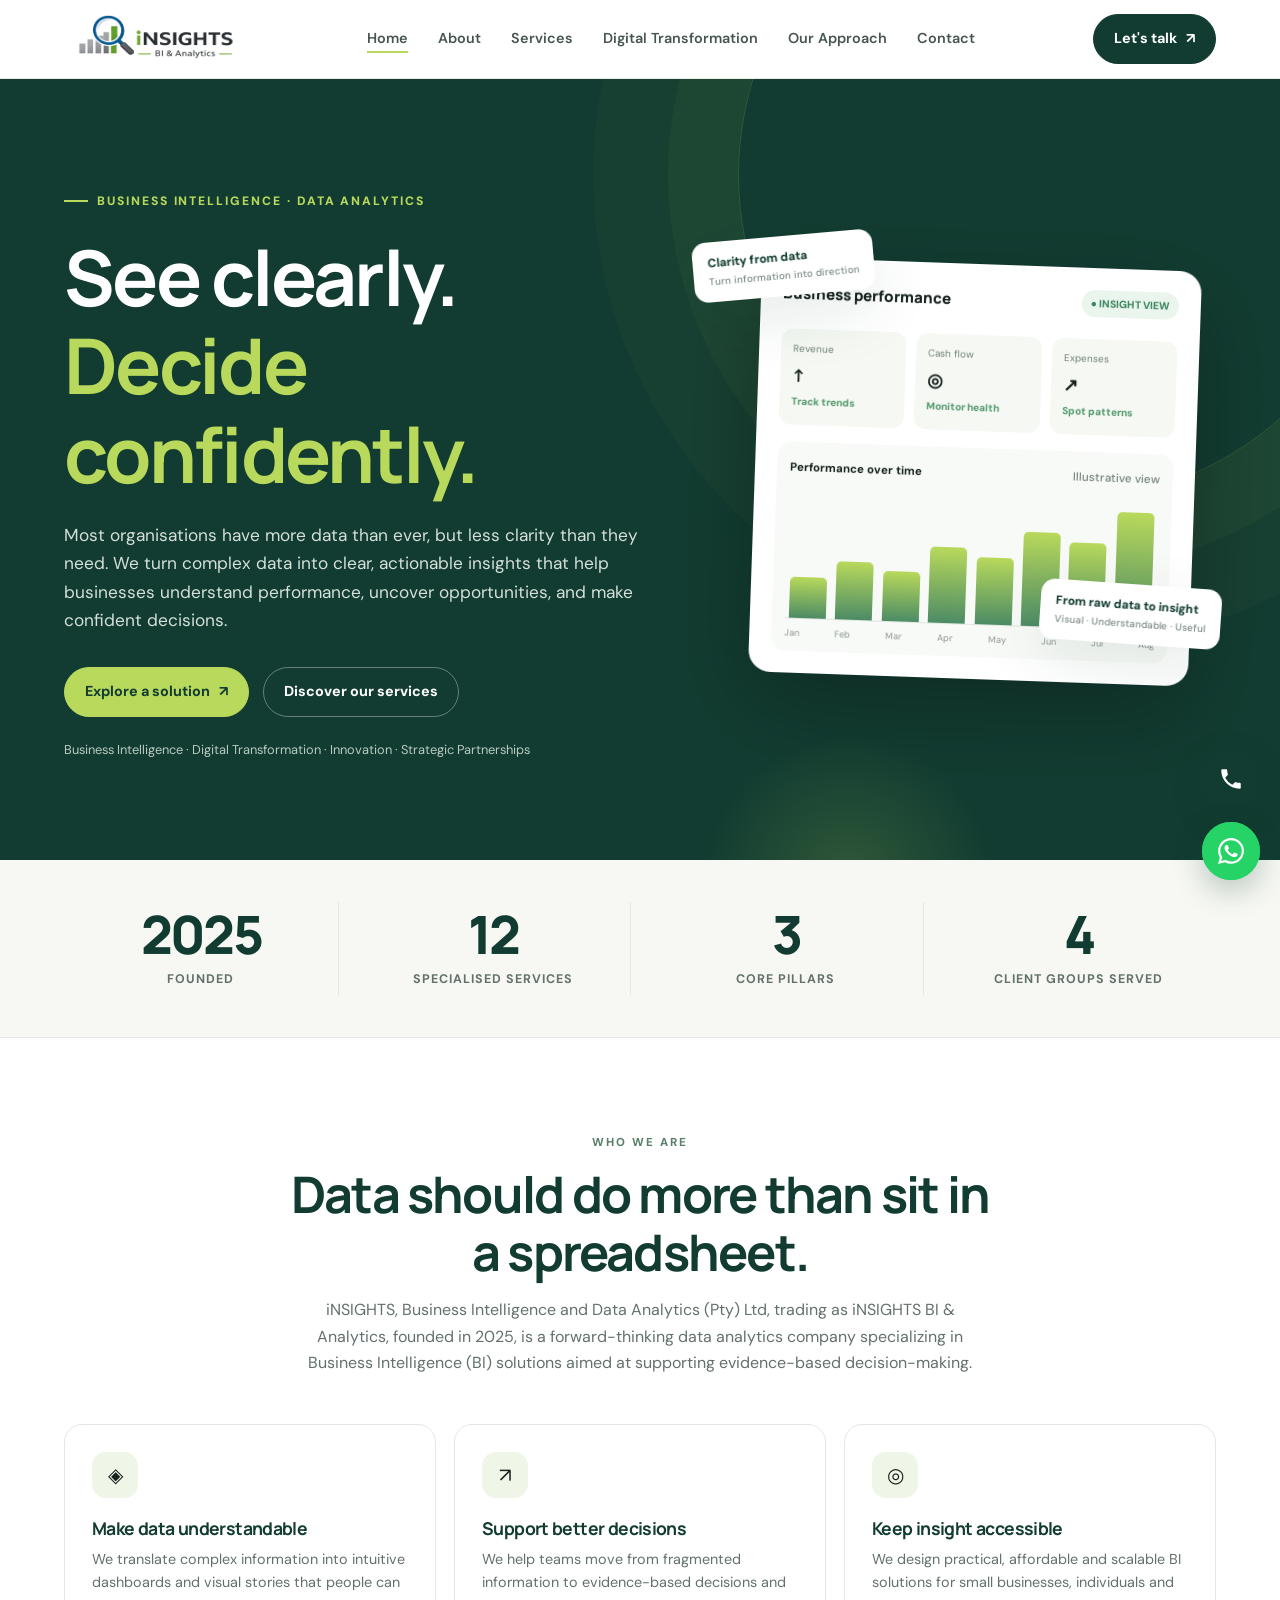
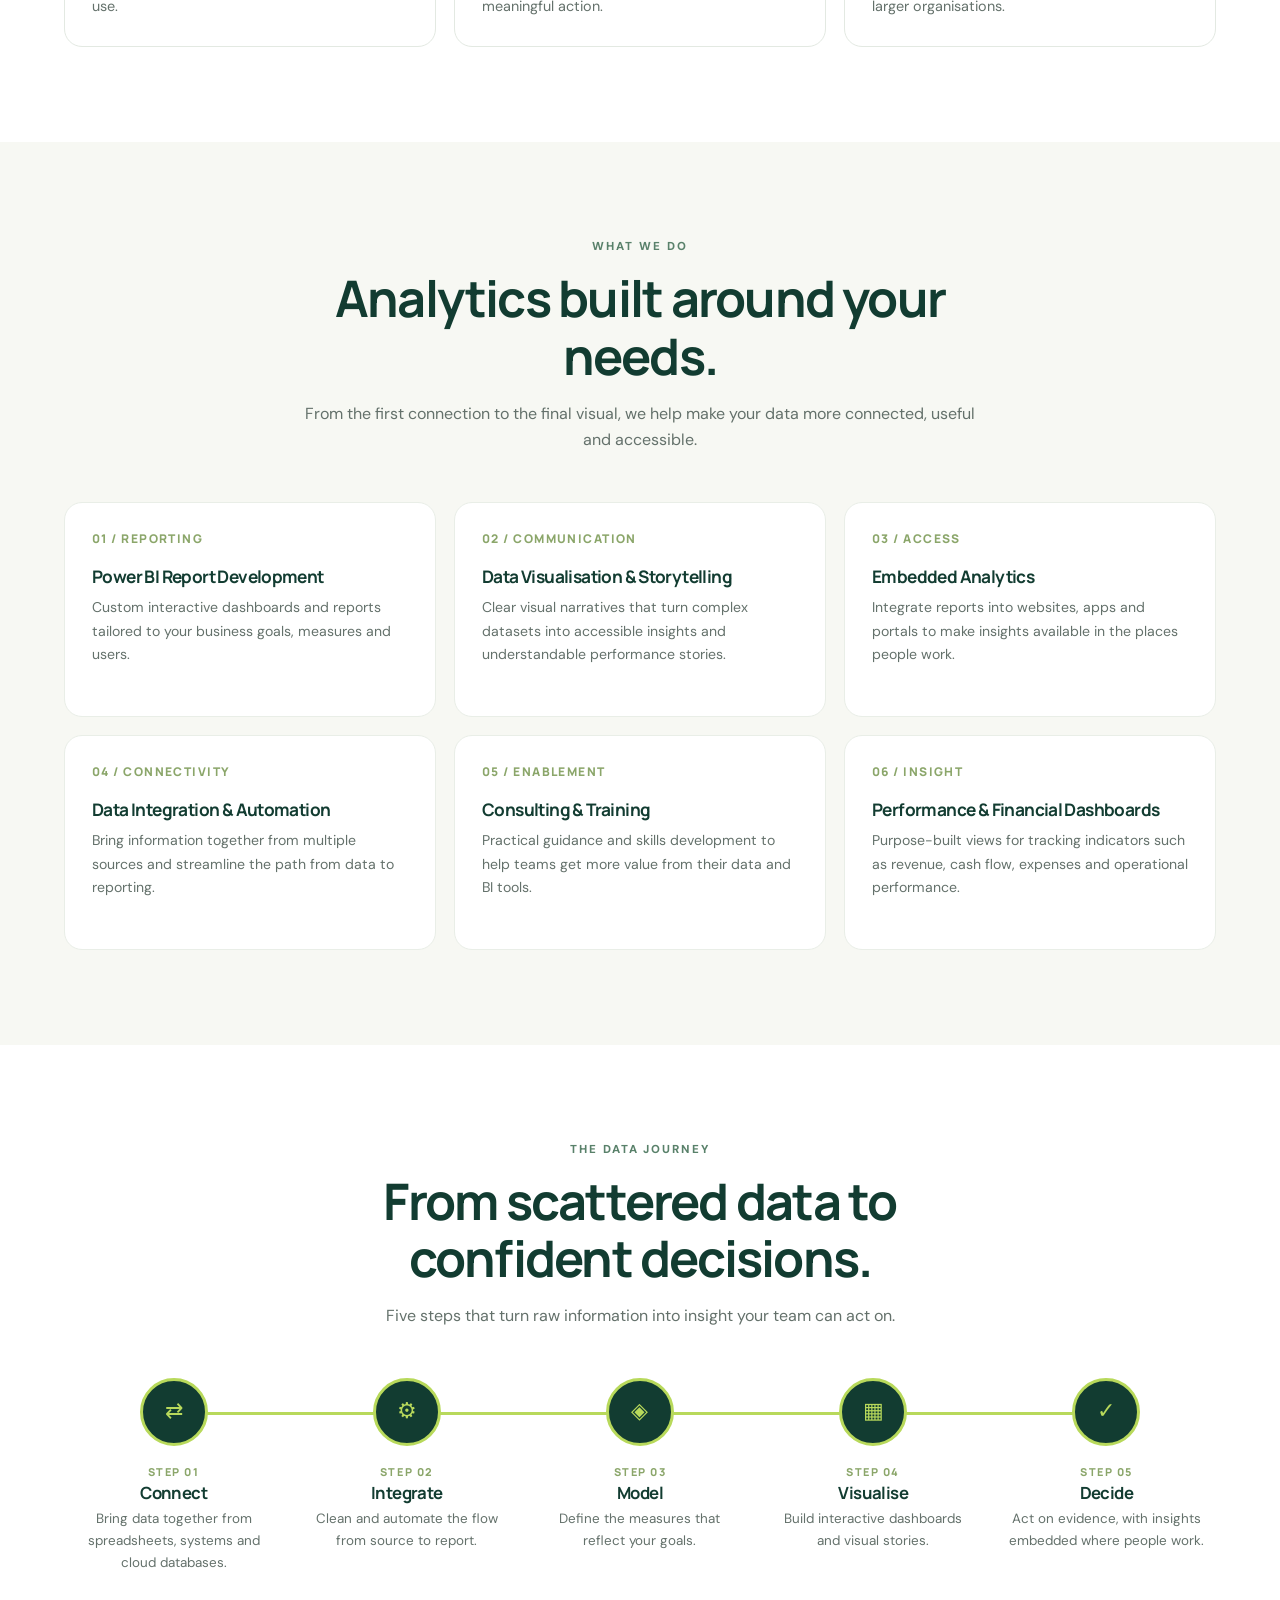
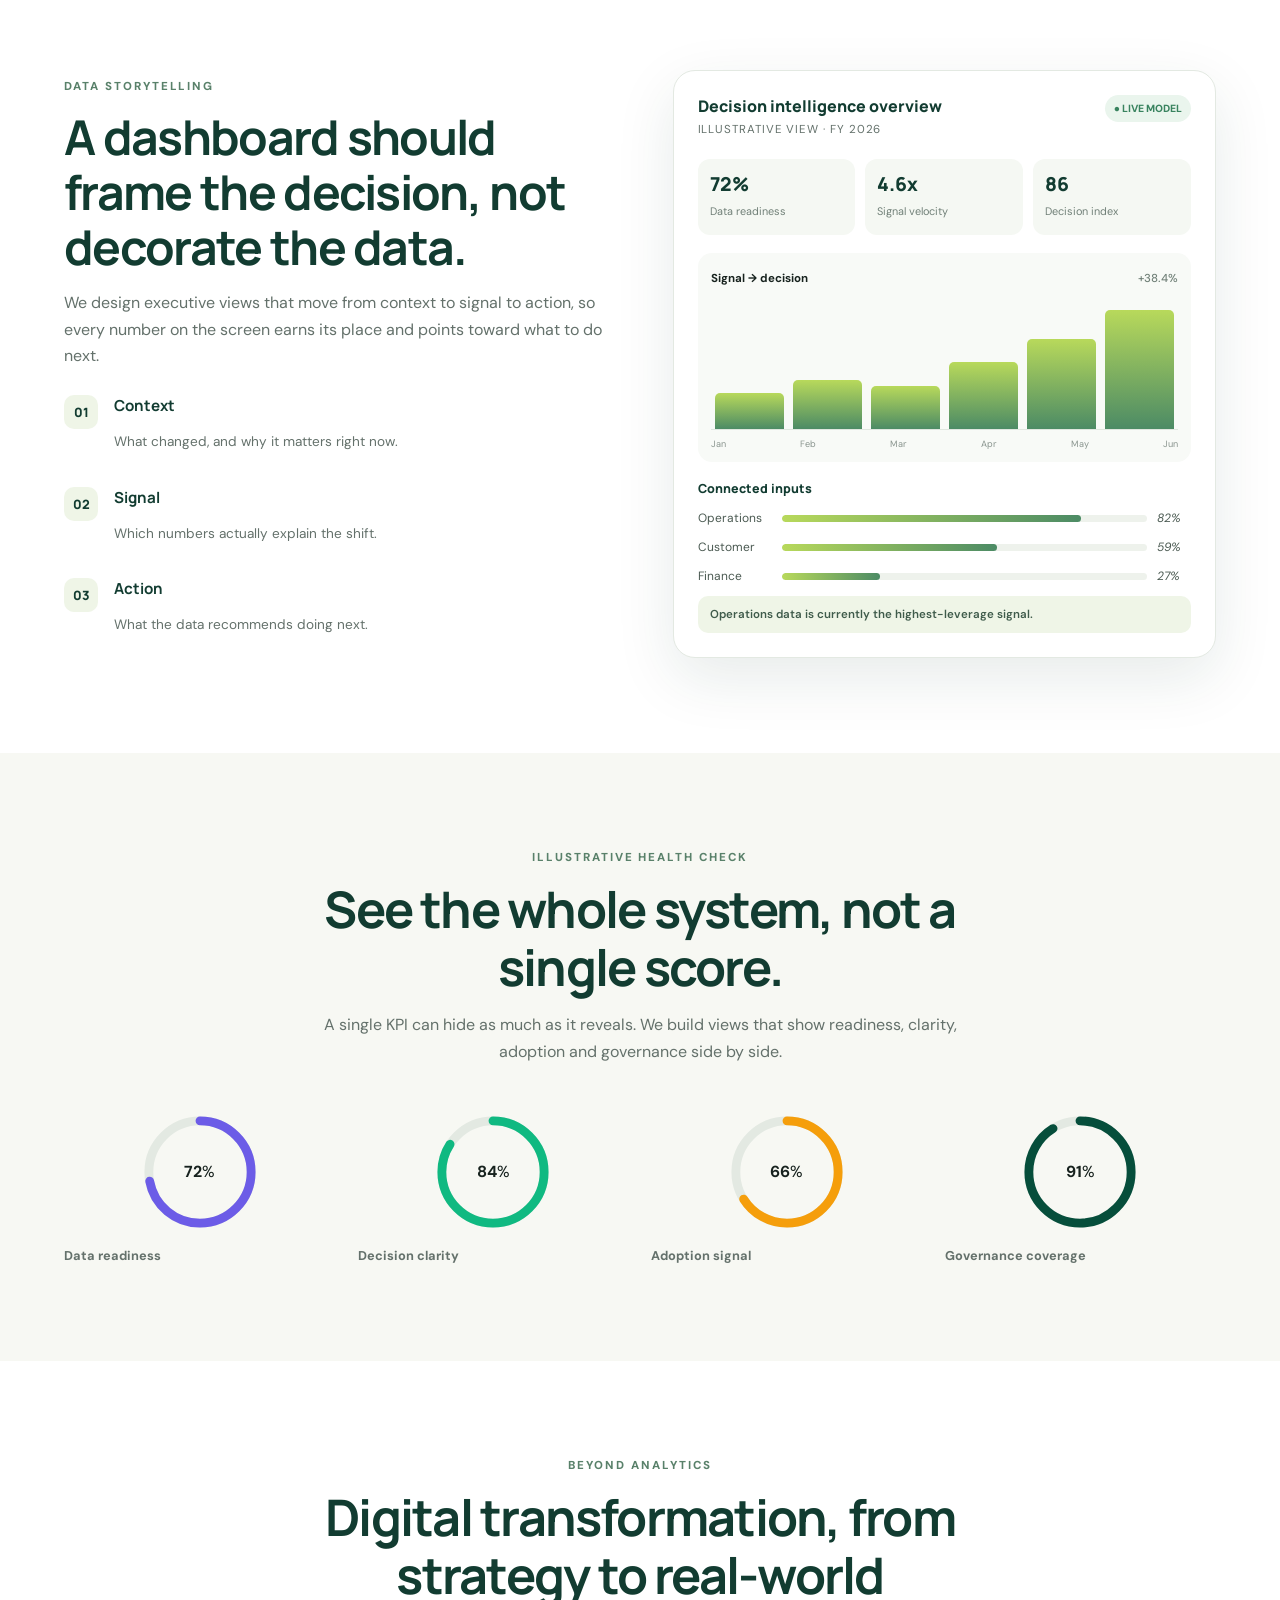
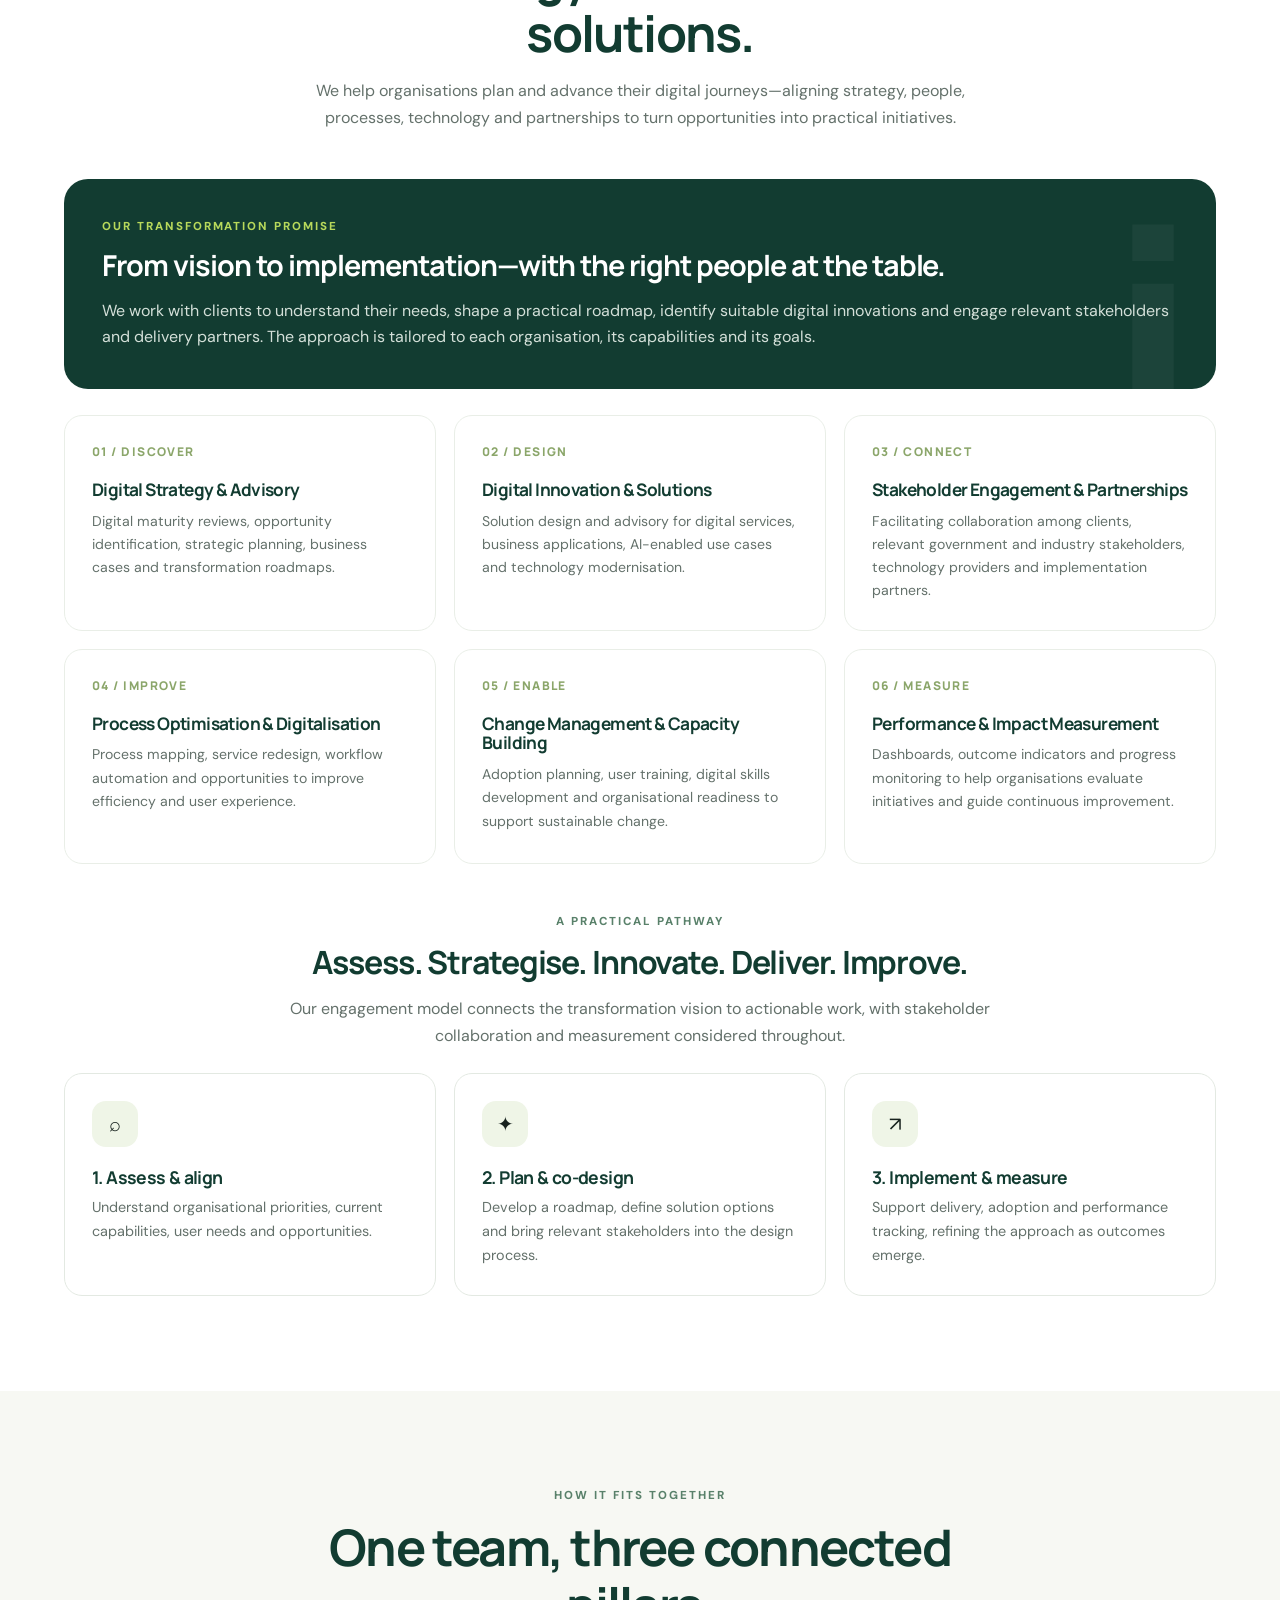
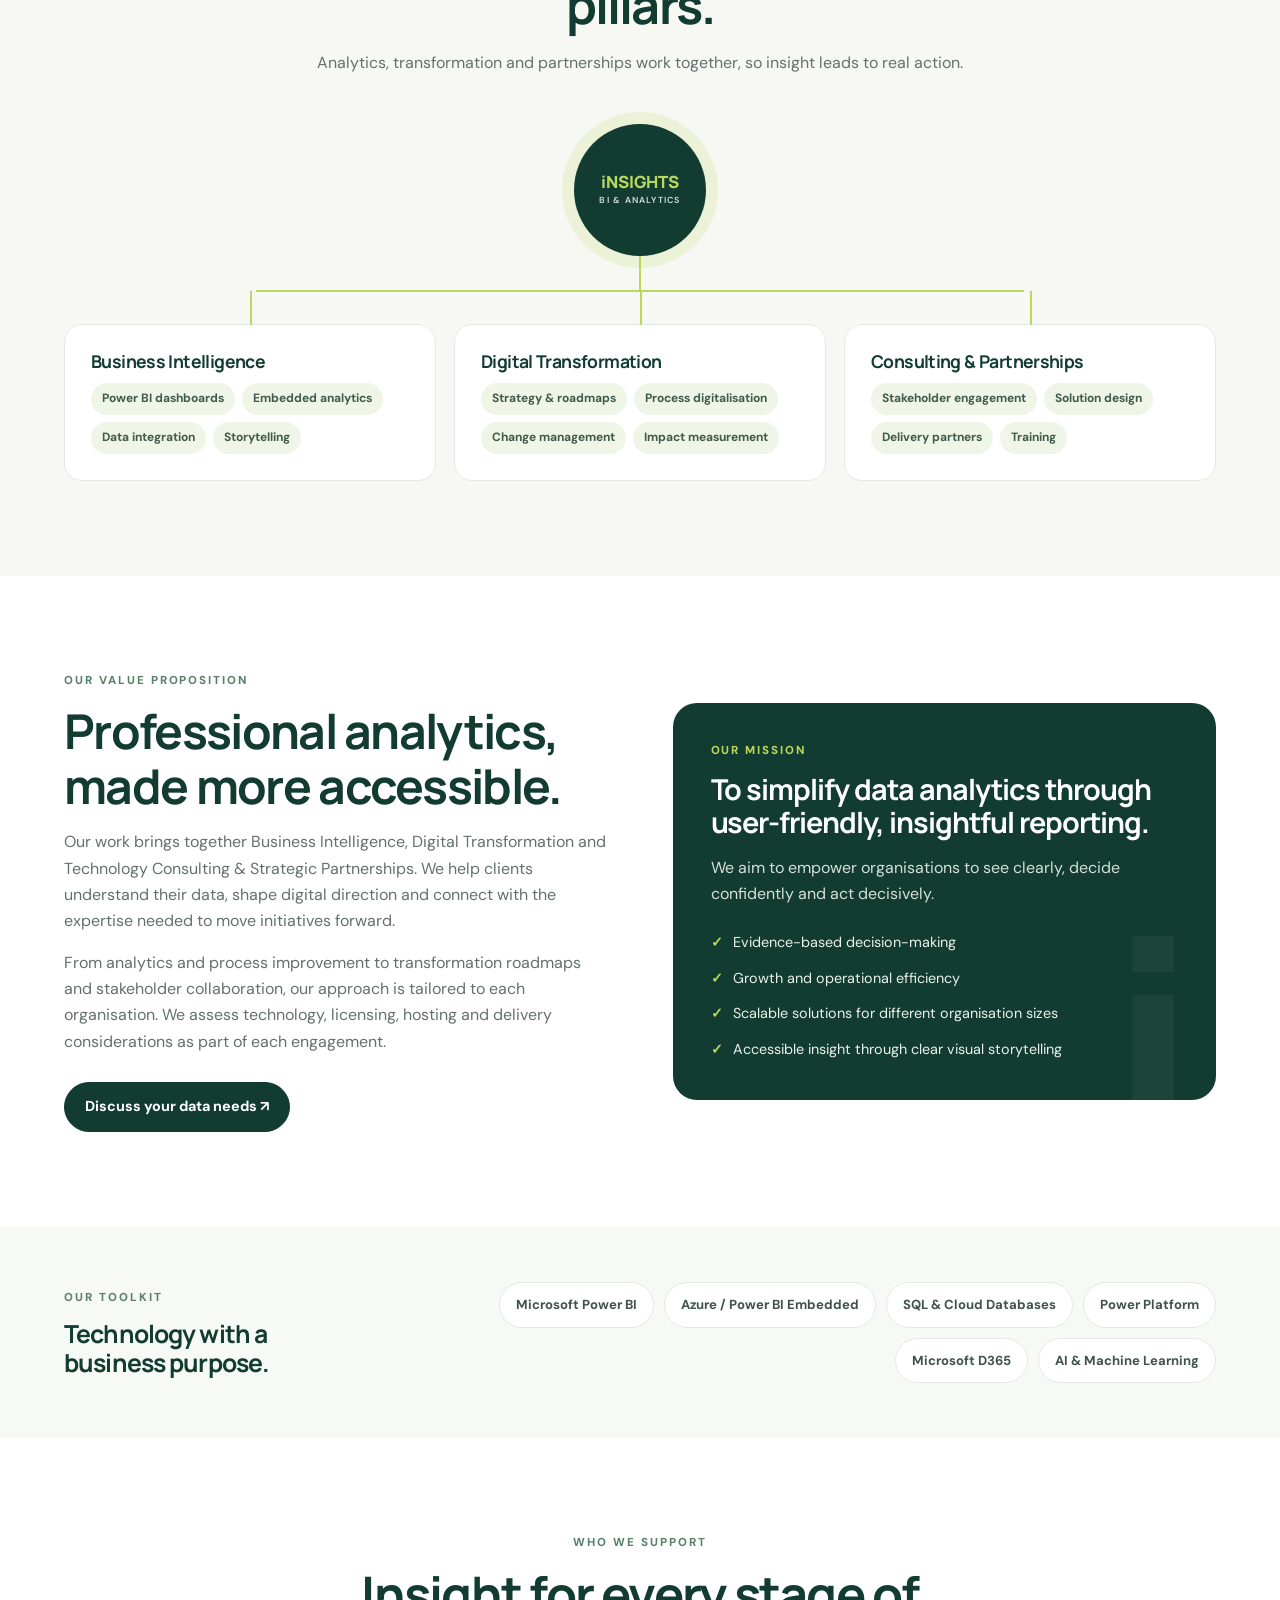
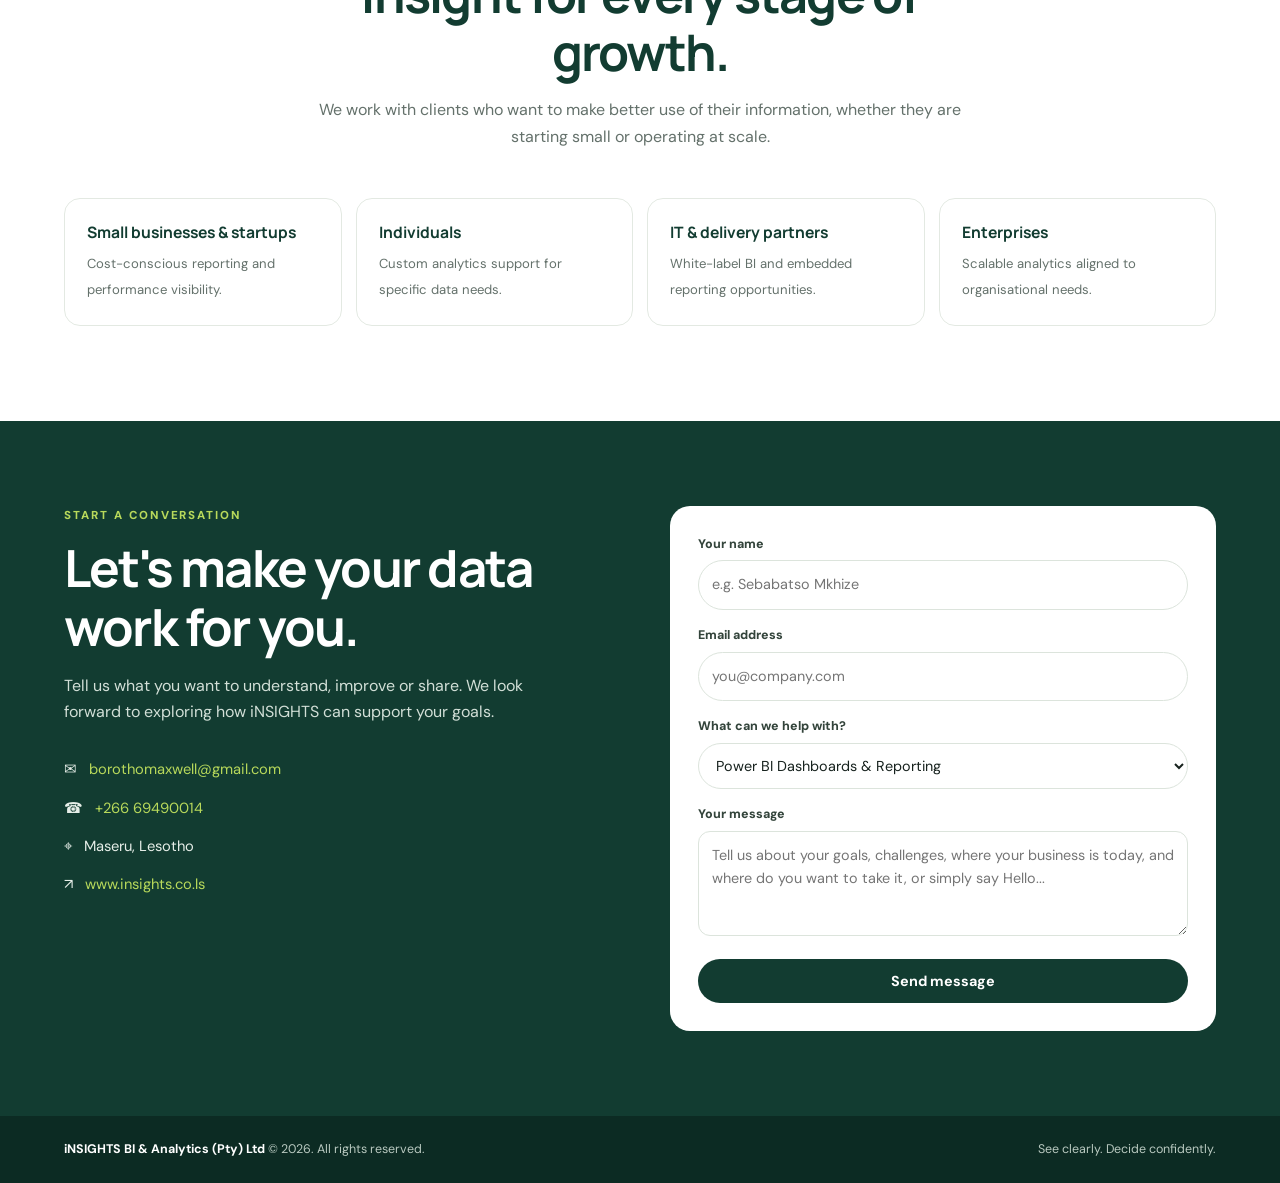
<file: index.html>
<!DOCTYPE html>
<html lang="en">
<head>
<meta charset="UTF-8">
<meta name="viewport" content="width=device-width, initial-scale=1.0">
<meta name="description" content="iNSIGHTS BI & Analytics supports better decisions and digital transformation through business intelligence, analytics, innovation and strategic partnerships.">
<meta name="theme-color" content="#123c31">
<title>iNSIGHTS | BI, Analytics & Digital Transformation</title>
<script>document.documentElement.classList.add('js')</script>
<link rel="preconnect" href="https://fonts.googleapis.com">
<link rel="preconnect" href="https://fonts.gstatic.com" crossorigin>
<link href="https://fonts.googleapis.com/css2?family=DM+Sans:wght@400;500;600;700&family=Manrope:wght@400;500;600;700;800&display=swap" rel="stylesheet">
<link rel="stylesheet" href="css/styles.css">
</head>
<body>
<header>
  <div class="container nav">
    <a class="brand" href="#home" aria-label="iNSIGHTS home">
      <img src="images/Logo_Cropped-removebg-preview.png" alt="iNSIGHTS BI &amp; Analytics Logo">
    </a>
    <button class="menu" id="menu" aria-label="Open navigation" aria-expanded="false">☰</button>
    <ul class="navlinks" id="navlinks">
      <li><a href="#home">Home</a></li><li><a href="#about">About</a></li><li><a href="#services">Services</a></li><li><a href="#digital">Digital Transformation</a></li><li><a href="#approach">Our Approach</a></li><li><a href="#contact">Contact</a></li>
    </ul>
    <a class="nav-cta" href="#contact">Let's talk <span>↗</span></a>
  </div>
</header>

<main>
<section class="hero" id="home">
 <div class="container hero-grid">
  <div>
   <div class="eyebrow">Business Intelligence · Data Analytics</div>
   <h1>See clearly.<br><em>Decide confidently.</em></h1>
   <p class="hero-copy">Most organisations have more data than ever, but less clarity than they need. We turn complex data into clear, actionable insights that help businesses understand performance, uncover opportunities, and make confident decisions.</p>
   <div class="hero-actions"><a class="btn btn-lime" href="#contact">Explore a solution <span>↗</span></a><a class="btn btn-outline" href="#services">Discover our services</a></div>
   <p class="hero-note">Business Intelligence · Digital Transformation · Innovation · Strategic Partnerships</p>
  </div>
  <div class="visual" aria-label="Illustration of an interactive analytics dashboard">
   <div class="float-tag tag-one">Clarity from data<span>Turn information into direction</span></div>
   <div class="dashboard">
    <div class="dash-top"><div class="dash-title">Business performance</div><div class="live">● INSIGHT VIEW</div></div>
    <div class="metric-row"><div class="metric"><span>Revenue</span><strong>↑</strong><i>Track trends</i></div><div class="metric"><span>Cash flow</span><strong>◎</strong><i>Monitor health</i></div><div class="metric"><span>Expenses</span><strong>↗</strong><i>Spot patterns</i></div></div>
    <div class="chart"><div class="chart-head"><span>Performance over time</span><span>Illustrative view</span></div><div class="bars"><div class="bar" style="height:32%"></div><div class="bar" style="height:45%"></div><div class="bar" style="height:39%"></div><div class="bar" style="height:59%"></div><div class="bar" style="height:52%"></div><div class="bar" style="height:73%"></div><div class="bar" style="height:66%"></div><div class="bar" style="height:91%"></div></div><div class="months"><span>Jan</span><span>Feb</span><span>Mar</span><span>Apr</span><span>May</span><span>Jun</span><span>Jul</span><span>Aug</span></div></div>
   </div>
   <div class="float-tag tag-two">From raw data to insight<span>Visual · Understandable · Useful</span></div>
  </div>
 </div>
</section>

<section class="stats"><div class="container stat-grid">
 <div class="stat reveal"><strong data-count="2025" data-from="2000">2025</strong><span>Founded</span></div>
 <div class="stat reveal"><strong data-count="12">12</strong><span>Specialised services</span></div>
 <div class="stat reveal"><strong data-count="3">3</strong><span>Core pillars</span></div>
 <div class="stat reveal"><strong data-count="4">4</strong><span>Client groups served</span></div>
</div></section>

<section class="section" id="about">
 <div class="container">
  <div class="section-head"><div class="kicker">Who we are</div><h2>Data should do more than sit in a spreadsheet.</h2><p>iNSIGHTS, Business Intelligence and Data Analytics (Pty) Ltd, trading as iNSIGHTS BI &amp; Analytics, founded in 2025, is a forward-thinking data analytics company specializing in Business Intelligence (BI) solutions aimed at supporting evidence-based decision-making.</p></div>
  <div class="pillars">
   <article class="pillar"><div class="pillar-icon">◈</div><h3>Make data understandable</h3><p>We translate complex information into intuitive dashboards and visual stories that people can use.</p></article>
   <article class="pillar"><div class="pillar-icon">↗</div><h3>Support better decisions</h3><p>We help teams move from fragmented information to evidence-based decisions and meaningful action.</p></article>
   <article class="pillar"><div class="pillar-icon">◎</div><h3>Keep insight accessible</h3><p>We design practical, affordable and scalable BI solutions for small businesses, individuals and larger organisations.</p></article>
  </div>
 </div>
</section>

<section class="section services" id="services">
 <div class="container">
  <div class="section-head"><div class="kicker">What we do</div><h2>Analytics built around your needs.</h2><p>From the first connection to the final visual, we help make your data more connected, useful and accessible.</p></div>
  <div class="service-grid">
   <article class="service"><div class="service-number">01 / REPORTING</div><h3>Power BI Report Development</h3><p>Custom interactive dashboards and reports tailored to your business goals, measures and users.</p></article>
   <article class="service"><div class="service-number">02 / COMMUNICATION</div><h3>Data Visualisation &amp; Storytelling</h3><p>Clear visual narratives that turn complex datasets into accessible insights and understandable performance stories.</p></article>
   <article class="service"><div class="service-number">03 / ACCESS</div><h3>Embedded Analytics</h3><p>Integrate reports into websites, apps and portals to make insights available in the places people work.</p></article>
   <article class="service"><div class="service-number">04 / CONNECTIVITY</div><h3>Data Integration &amp; Automation</h3><p>Bring information together from multiple sources and streamline the path from data to reporting.</p></article>
   <article class="service"><div class="service-number">05 / ENABLEMENT</div><h3>Consulting &amp; Training</h3><p>Practical guidance and skills development to help teams get more value from their data and BI tools.</p></article>
   <article class="service"><div class="service-number">06 / INSIGHT</div><h3>Performance &amp; Financial Dashboards</h3><p>Purpose-built views for tracking indicators such as revenue, cash flow, expenses and operational performance.</p></article>
  </div>
 </div>
</section>

<section class="section" style="padding-bottom:0">
 <div class="container">
  <div class="section-head"><div class="kicker">The data journey</div><h2>From scattered data to confident decisions.</h2><p>Five steps that turn raw information into insight your team can act on.</p></div>
  <div class="journey">
   <div class="j-step"><div class="j-dot">⇄</div><small>STEP 01</small><h3>Connect</h3><p>Bring data together from spreadsheets, systems and cloud databases.</p></div>
   <div class="j-step"><div class="j-dot">⚙</div><small>STEP 02</small><h3>Integrate</h3><p>Clean and automate the flow from source to report.</p></div>
   <div class="j-step"><div class="j-dot">◈</div><small>STEP 03</small><h3>Model</h3><p>Define the measures that reflect your goals.</p></div>
   <div class="j-step"><div class="j-dot">▦</div><small>STEP 04</small><h3>Visualise</h3><p>Build interactive dashboards and visual stories.</p></div>
   <div class="j-step"><div class="j-dot">✓</div><small>STEP 05</small><h3>Decide</h3><p>Act on evidence, with insights embedded where people work.</p></div>
  </div>
 </div>
</section>

<section class="section">
 <div class="container split">
  <div class="copy">
   <div class="kicker">Data storytelling</div>
   <h2>A dashboard should frame the decision, not decorate the data.</h2>
   <p>We design executive views that move from context to signal to action, so every number on the screen earns its place and points toward what to do next.</p>
   <ul class="framework">
    <li><span>01</span><div><strong>Context</strong><p>What changed, and why it matters right now.</p></div></li>
    <li><span>02</span><div><strong>Signal</strong><p>Which numbers actually explain the shift.</p></div></li>
    <li><span>03</span><div><strong>Action</strong><p>What the data recommends doing next.</p></div></li>
   </ul>
  </div>
  <div class="insight-card reveal">
   <div class="insight-top">
    <div><div class="insight-title">Decision intelligence overview</div><div class="insight-sub">Illustrative view · FY 2026</div></div>
    <div class="live">● LIVE MODEL</div>
   </div>
   <div class="insight-metrics">
    <div><strong>72%</strong><span>Data readiness</span></div>
    <div><strong>4.6x</strong><span>Signal velocity</span></div>
    <div><strong>86</strong><span>Decision index</span></div>
   </div>
   <div class="insight-chart">
    <div class="chart-head"><span>Signal → decision</span><span>+38.4%</span></div>
    <div class="bars"><div class="bar" style="height:28%"></div><div class="bar" style="height:38%"></div><div class="bar" style="height:33%"></div><div class="bar" style="height:52%"></div><div class="bar" style="height:70%"></div><div class="bar" style="height:92%"></div></div>
    <div class="months"><span>Jan</span><span>Feb</span><span>Mar</span><span>Apr</span><span>May</span><span>Jun</span></div>
   </div>
   <div class="insight-inputs-head">Connected inputs</div>
   <div class="input-row"><span>Operations</span><div class="input-bar"><i style="--v:82%"></i></div><em>82%</em></div>
   <div class="input-row"><span>Customer</span><div class="input-bar"><i style="--v:59%"></i></div><em>59%</em></div>
   <div class="input-row"><span>Finance</span><div class="input-bar"><i style="--v:27%"></i></div><em>27%</em></div>
   <div class="insight-tip">Operations data is currently the highest-leverage signal.</div>
  </div>
 </div>
</section>

<section class="section services">
 <div class="container">
  <div class="section-head"><div class="kicker">Illustrative health check</div><h2>See the whole system, not a single score.</h2><p>A single KPI can hide as much as it reveals. We build views that show readiness, clarity, adoption and governance side by side.</p></div>
  <div class="ring-grid">
   <div class="ring-item reveal"><div class="ring" data-pct="72"><svg viewBox="0 0 120 120"><circle class="ring-track" cx="60" cy="60" r="52"></circle><circle class="ring-fill" cx="60" cy="60" r="52"></circle></svg><div class="ring-label"><strong data-count="72">0</strong>%</div></div><span class="ring-caption">Data readiness</span></div>
   <div class="ring-item reveal"><div class="ring" data-pct="84"><svg viewBox="0 0 120 120"><circle class="ring-track" cx="60" cy="60" r="52"></circle><circle class="ring-fill" cx="60" cy="60" r="52"></circle></svg><div class="ring-label"><strong data-count="84">0</strong>%</div></div><span class="ring-caption">Decision clarity</span></div>
   <div class="ring-item reveal"><div class="ring" data-pct="66"><svg viewBox="0 0 120 120"><circle class="ring-track" cx="60" cy="60" r="52"></circle><circle class="ring-fill" cx="60" cy="60" r="52"></circle></svg><div class="ring-label"><strong data-count="66">0</strong>%</div></div><span class="ring-caption">Adoption signal</span></div>
   <div class="ring-item reveal"><div class="ring" data-pct="91"><svg viewBox="0 0 120 120"><circle class="ring-track" cx="60" cy="60" r="52"></circle><circle class="ring-fill" cx="60" cy="60" r="52"></circle></svg><div class="ring-label"><strong data-count="91">0</strong>%</div></div><span class="ring-caption">Governance coverage</span></div>
  </div>
 </div>
</section>

<section class="section" id="digital">
 <div class="container">
  <div class="section-head"><div class="kicker">Beyond analytics</div><h2>Digital transformation, from strategy to real-world solutions.</h2><p>We help organisations plan and advance their digital journeys—aligning strategy, people, processes, technology and partnerships to turn opportunities into practical initiatives.</p></div>
  <div class="story-card" style="margin-bottom:26px">
   <div class="kicker">Our transformation promise</div>
   <h3>From vision to implementation—with the right people at the table.</h3>
   <p>We work with clients to understand their needs, shape a practical roadmap, identify suitable digital innovations and engage relevant stakeholders and delivery partners. The approach is tailored to each organisation, its capabilities and its goals.</p>
  </div>
  <div class="service-grid">
   <article class="service"><div class="service-number">01 / DISCOVER</div><h3>Digital Strategy &amp; Advisory</h3><p>Digital maturity reviews, opportunity identification, strategic planning, business cases and transformation roadmaps.</p></article>
   <article class="service"><div class="service-number">02 / DESIGN</div><h3>Digital Innovation &amp; Solutions</h3><p>Solution design and advisory for digital services, business applications, AI-enabled use cases and technology modernisation.</p></article>
   <article class="service"><div class="service-number">03 / CONNECT</div><h3>Stakeholder Engagement &amp; Partnerships</h3><p>Facilitating collaboration among clients, relevant government and industry stakeholders, technology providers and implementation partners.</p></article>
   <article class="service"><div class="service-number">04 / IMPROVE</div><h3>Process Optimisation &amp; Digitalisation</h3><p>Process mapping, service redesign, workflow automation and opportunities to improve efficiency and user experience.</p></article>
   <article class="service"><div class="service-number">05 / ENABLE</div><h3>Change Management &amp; Capacity Building</h3><p>Adoption planning, user training, digital skills development and organisational readiness to support sustainable change.</p></article>
   <article class="service"><div class="service-number">06 / MEASURE</div><h3>Performance &amp; Impact Measurement</h3><p>Dashboards, outcome indicators and progress monitoring to help organisations evaluate initiatives and guide continuous improvement.</p></article>
  </div>
  <div class="section-head" style="margin:48px auto 0">
   <div class="kicker">A practical pathway</div><h2 style="font-size:2rem">Assess. Strategise. Innovate. Deliver. Improve.</h2>
   <p>Our engagement model connects the transformation vision to actionable work, with stakeholder collaboration and measurement considered throughout.</p>
  </div>
  <div class="pillars" style="margin-top:24px">
   <article class="pillar"><div class="pillar-icon">⌕</div><h3>1. Assess &amp; align</h3><p>Understand organisational priorities, current capabilities, user needs and opportunities.</p></article>
   <article class="pillar"><div class="pillar-icon">✦</div><h3>2. Plan &amp; co-design</h3><p>Develop a roadmap, define solution options and bring relevant stakeholders into the design process.</p></article>
   <article class="pillar"><div class="pillar-icon">↗</div><h3>3. Implement &amp; measure</h3><p>Support delivery, adoption and performance tracking, refining the approach as outcomes emerge.</p></article>
  </div>
 </div>
</section>

<section class="section services">
 <div class="container">
  <div class="section-head"><div class="kicker">How it fits together</div><h2>One team, three connected pillars.</h2><p>Analytics, transformation and partnerships work together, so insight leads to real action.</p></div>
  <div class="hub-core">iNSIGHTS<small>BI &amp; ANALYTICS</small></div>
  <div class="hub-stem"></div>
  <div class="hub-tree">
   <div class="hub-card"><h3>Business Intelligence</h3><div class="hub-tags"><span>Power BI dashboards</span><span>Embedded analytics</span><span>Data integration</span><span>Storytelling</span></div></div>
   <div class="hub-card"><h3>Digital Transformation</h3><div class="hub-tags"><span>Strategy &amp; roadmaps</span><span>Process digitalisation</span><span>Change management</span><span>Impact measurement</span></div></div>
   <div class="hub-card"><h3>Consulting &amp; Partnerships</h3><div class="hub-tags"><span>Stakeholder engagement</span><span>Solution design</span><span>Delivery partners</span><span>Training</span></div></div>
  </div>
 </div>
</section>

<section class="section" id="approach">
 <div class="container split">
  <div class="copy"><div class="kicker">Our value proposition</div><h2>Professional analytics, made more accessible.</h2><p>Our work brings together Business Intelligence, Digital Transformation and Technology Consulting &amp; Strategic Partnerships. We help clients understand their data, shape digital direction and connect with the expertise needed to move initiatives forward.</p><p>From analytics and process improvement to transformation roadmaps and stakeholder collaboration, our approach is tailored to each organisation. We assess technology, licensing, hosting and delivery considerations as part of each engagement.</p><a class="btn" href="#contact">Discuss your data needs ↗</a></div>
  <div class="story-card"><div class="kicker">Our mission</div><h3>To simplify data analytics through user-friendly, insightful reporting.</h3><p>We aim to empower organisations to see clearly, decide confidently and act decisively.</p><ul class="checklist"><li>Evidence-based decision-making</li><li>Growth and operational efficiency</li><li>Scalable solutions for different organisation sizes</li><li>Accessible insight through clear visual storytelling</li></ul></div>
 </div>
</section>

<section class="tech">
 <div class="container tech-inner"><div class="tech-title"><div class="kicker">Our toolkit</div><h2>Technology with a business purpose.</h2></div><div class="tech-list"><span class="tech-chip">Microsoft Power BI</span><span class="tech-chip">Azure / Power BI Embedded</span><span class="tech-chip">SQL &amp; Cloud Databases</span><span class="tech-chip">Power Platform</span><span class="tech-chip">Microsoft D365</span><span class="tech-chip">AI &amp; Machine Learning</span></div></div>
</section>

<section class="section">
 <div class="container">
  <div class="section-head"><div class="kicker">Who we support</div><h2>Insight for every stage of growth.</h2><p>We work with clients who want to make better use of their information, whether they are starting small or operating at scale.</p></div>
  <div class="audience">
   <div class="audience-card"><strong>Small businesses &amp; startups</strong><span>Cost-conscious reporting and performance visibility.</span></div>
   <div class="audience-card"><strong>Individuals</strong><span>Custom analytics support for specific data needs.</span></div>
   <div class="audience-card"><strong>IT &amp; delivery partners</strong><span>White-label BI and embedded reporting opportunities.</span></div>
   <div class="audience-card"><strong>Enterprises</strong><span>Scalable analytics aligned to organisational needs.</span></div>
  </div>
 </div>
</section>

<section class="contact" id="contact">
 <div class="container contact-grid">
  <div><div class="kicker" style="color:var(--lime)">Start a conversation</div><h2>Let's make your data work for you.</h2><p class="contact-intro">Tell us what you want to understand, improve or share. We look forward to exploring how iNSIGHTS can support your goals.</p>
   <div class="contact-details"><div>✉ &nbsp; <a href="mailto:borothomaxwell@gmail.com">borothomaxwell@gmail.com</a></div><div>☎ &nbsp; <a href="tel:+26669490014">+266 69490014</a></div><div>⌖ &nbsp; Maseru, Lesotho</div><div>↗ &nbsp; <a href="https://www.insights.co.ls" target="_blank" rel="noopener">www.insights.co.ls</a></div></div>
  </div>
  <form class="contact-form" id="contactForm">
   <div class="field"><label for="fullName">Your name</label><input id="fullName" name="name" placeholder="e.g. Sebabatso Mkhize" required></div>
   <div class="field"><label for="email">Email address</label><input id="email" name="email" type="email" placeholder="you@company.com" required></div>
   <div class="field">
     <label for="service">What can we help with?</label>
     <select id="service" name="service">
       <option>Power BI Dashboards &amp; Reporting</option>
       <option>Data Visualisation &amp; Storytelling</option>
       <option>Embedded Analytics</option>
       <option>Digital Transformation Strategy</option>
       <option>Other Services</option>
     </select>
   </div>
   <div class="field"><label for="message">Your message</label><textarea id="message" name="message" placeholder="Tell us about your goals, challenges, where your business is today, and where do you want to take it, or simply say Hello..."></textarea></div>
   <button type="submit">Send message</button>
  </form>
 </div>
</section>
</main>
<footer>
  <div class="container footer-row">
    <div><strong>iNSIGHTS BI &amp; Analytics (Pty) Ltd</strong> &copy; 2026. All rights reserved.</div>
    <div>See clearly. Decide confidently.</div>
  </div>
</footer>
<div class="fab-stack">
  <a class="fab fab-call" href="tel:+26669490014" aria-label="Call iNSIGHTS now">
    <span class="fab-btn"><svg viewBox="0 0 24 24" aria-hidden="true"><path d="M6.62 10.79a15.05 15.05 0 006.59 6.59l2.2-2.2a1 1 0 011.01-.24c1.12.37 2.33.57 3.58.57a1 1 0 011 1V20a1 1 0 01-1 1C10.61 21 3 13.39 3 4a1 1 0 011-1h3.5a1 1 0 011 1c0 1.25.2 2.46.57 3.58a1 1 0 01-.25 1.01l-2.2 2.2z"/></svg></span>
    <span class="fab-label">Call us now</span>
  </a>
  <a class="fab fab-wa" href="https://wa.me/26669490014?text=Hello%20iNSIGHTS%2C%20I%27d%20like%20to%20know%20more%20about%20your%20services." target="_blank" rel="noopener" aria-label="Chat with iNSIGHTS on WhatsApp">
    <span class="fab-btn"><svg viewBox="0 0 24 24" aria-hidden="true"><path d="M17.472 14.382c-.297-.149-1.758-.867-2.03-.967-.273-.099-.471-.148-.67.15-.197.297-.767.966-.94 1.164-.173.199-.347.223-.644.075-.297-.15-1.255-.463-2.39-1.475-.883-.788-1.48-1.761-1.653-2.059-.173-.297-.018-.458.13-.606.134-.133.298-.347.446-.52.149-.174.198-.298.298-.497.099-.198.05-.371-.025-.52-.075-.149-.669-1.612-.916-2.207-.242-.579-.487-.5-.669-.51-.173-.008-.371-.01-.57-.01-.198 0-.52.074-.792.372-.272.297-1.04 1.016-1.04 2.479 0 1.462 1.065 2.875 1.213 3.074.149.198 2.096 3.2 5.077 4.487.709.306 1.262.489 1.694.625.712.227 1.36.195 1.871.118.571-.085 1.758-.719 2.006-1.413.248-.694.248-1.289.173-1.413-.074-.124-.272-.198-.57-.347m-5.421 7.403h-.004a9.87 9.87 0 01-5.031-1.378l-.361-.214-3.741.982.998-3.648-.235-.374a9.86 9.86 0 01-1.51-5.26c.001-5.45 4.436-9.884 9.888-9.884 2.64 0 5.122 1.03 6.988 2.898a9.825 9.825 0 012.893 6.994c-.003 5.45-4.437 9.884-9.885 9.884m8.413-18.297A11.815 11.815 0 0012.05 0C5.495 0 .16 5.335.157 11.892c0 2.096.547 4.142 1.588 5.945L.057 24l6.305-1.654a11.882 11.882 0 005.683 1.448h.005c6.554 0 11.89-5.335 11.893-11.893a11.821 11.821 0 00-3.48-8.413z"/></svg></span>
    <span class="fab-label">Chat on WhatsApp</span>
  </a>
</div>

<script src="js/main.js" defer></script>
</body>
</html>
</file>
<file: css/styles.css>
:root{--forest:#123c31;--forest2:#1b5947;--lime:#b8d95b;--ink:#17221e;--muted:#64716b;--cream:#f7f8f3;--white:#fff;--line:#e3e9e2;--shadow:0 20px 60px rgba(18,60,49,.10)}
*{box-sizing:border-box;margin:0;padding:0;scroll-behavior:smooth}
body{font-family:"DM Sans",sans-serif;color:var(--ink);background:var(--white);line-height:1.65}
h1,h2,h3,h4{font-family:Manrope,sans-serif;line-height:1.15;letter-spacing:-.035em}
a{color:inherit;text-decoration:none}
.container{width:min(1160px,90%);margin:auto}
header{position:sticky;top:0;z-index:50;background:rgba(255,255,255,.92);backdrop-filter:blur(14px);border-bottom:1px solid rgba(227,233,226,.8)}
.nav{height:78px;display:flex;align-items:center;justify-content:space-between;gap:24px}
.brand{display:flex;align-items:center;gap:10px}
.brand img{height:70px;width:auto;display:block;transition:height .3s}
.navlinks{display:flex;align-items:center;gap:30px;list-style:none;font-size:.9rem;font-weight:600;color:#47554e}
.navlinks a:hover{color:var(--forest2)}
.nav-cta,.btn{display:inline-flex;align-items:center;justify-content:center;gap:9px;padding:12px 20px;border-radius:999px;background:var(--forest);color:white;font-weight:700;font-size:.9rem;transition:.2s;border:1px solid var(--forest)}
.nav-cta:hover,.btn:hover{background:var(--forest2);transform:translateY(-2px)}
.menu{display:none;border:0;background:none;font-size:1.6rem;color:var(--forest);cursor:pointer}
.hero{position:relative;overflow:hidden;background:var(--forest);color:white;padding:105px 0 100px}
.hero:before{content:"";position:absolute;width:650px;height:650px;border:1px solid rgba(184,217,91,.18);border-radius:50%;right:-110px;top:-230px;box-shadow:0 0 0 70px rgba(184,217,91,.035),0 0 0 145px rgba(184,217,91,.025)}
.hero:after{content:"";position:absolute;width:300px;height:300px;border-radius:50%;background:radial-gradient(circle,rgba(184,217,91,.18),transparent 68%);right:22%;bottom:-170px}
.hero-grid{position:relative;z-index:1;display:grid;grid-template-columns:1.12fr .88fr;gap:55px;align-items:center}
.eyebrow{display:inline-flex;align-items:center;gap:9px;font-size:.76rem;text-transform:uppercase;letter-spacing:.16em;font-weight:800;color:var(--lime);margin-bottom:22px}
.eyebrow:before{content:"";width:24px;height:2px;background:var(--lime)}
.hero h1{font-size:clamp(2.8rem,6vw,5.2rem);max-width:700px;margin-bottom:23px}
.hero h1 em{font-style:normal;color:var(--lime)}
.hero-copy{font-size:1.08rem;color:#d4e0d9;max-width:590px;margin-bottom:32px}
.hero-actions{display:flex;align-items:center;gap:14px;flex-wrap:wrap}
.btn-lime{background:var(--lime);border-color:var(--lime);color:var(--forest)}
.btn-lime:hover{background:#c9e77a;border-color:#c9e77a}
.btn-outline{background:transparent;border-color:rgba(255,255,255,.35);color:white}
.btn-outline:hover{background:rgba(255,255,255,.08)}
.hero-note{font-size:.8rem;color:#b9cbc1;margin-top:22px}
.visual{position:relative;min-height:390px;display:grid;place-items:center}
.dashboard{width:min(100%,440px);background:#fff;color:var(--ink);padding:22px;border-radius:22px;box-shadow:0 30px 90px rgba(0,0,0,.28);transform:rotate(2deg);position:relative;z-index:2}
.dash-top{display:flex;justify-content:space-between;align-items:center;margin-bottom:22px}
.dash-title{font:800 .95rem Manrope,sans-serif}
.live{font-size:.65rem;color:#39835f;background:#eaf5ed;padding:5px 9px;border-radius:30px;font-weight:800}
.metric-row{display:grid;grid-template-columns:repeat(3,1fr);gap:10px}
.metric{padding:12px;background:#f5f8f3;border-radius:12px}
.metric span{font-size:.62rem;color:#718078;display:block}
.metric strong{font:800 1.1rem Manrope,sans-serif;display:block;margin-top:5px}
.metric i{font-style:normal;color:#4d9568;font-size:.63rem;font-weight:700}
.chart{margin-top:17px;padding:16px 13px 10px;background:#f8faf7;border-radius:14px}
.chart-head{display:flex;justify-content:space-between;font-size:.72rem;font-weight:700;margin-bottom:12px}
.chart-head span:last-child{color:#718078;font-weight:500}
.bars{height:130px;display:flex;align-items:end;gap:9px;border-bottom:1px solid #dfe7df;padding:0 4px}
.bar{flex:1;border-radius:5px 5px 0 0;background:linear-gradient(180deg,#b8d95b,#4c8b65);min-height:15px}
.months{display:flex;justify-content:space-between;color:#89948e;font-size:.57rem;padding-top:7px}
.float-tag{position:absolute;z-index:3;background:white;color:var(--forest);border-radius:14px;padding:12px 15px;box-shadow:var(--shadow);font-size:.75rem;font-weight:800}
.float-tag span{display:block;font-size:.62rem;color:#7b8981;font-weight:500}
/*.tag-one{left:-14px;top:-16px;transform:rotate(-5deg)}*/

.tag-one {
  left: -40px;      /* Changed from -14px to give more space */
  top: -28px;       /* Changed from -16px to lift it higher */
  transform: rotate(-5deg);
}


.tag-two{right:-5px;bottom:35px;transform:rotate(4deg)}
.section{padding:95px 0}
.section-head{max-width:700px;margin:0 auto 48px;text-align:center}
.kicker{font-size:.72rem;text-transform:uppercase;letter-spacing:.17em;color:#59816a;font-weight:800;margin-bottom:13px}
.section h2{font-size:clamp(2rem,4vw,3.15rem);color:var(--forest);margin-bottom:16px}
.section-head p,.muted{color:var(--muted)}
.pillars{display:grid;grid-template-columns:repeat(3,1fr);gap:18px}
.pillar{padding:27px;border:1px solid var(--line);border-radius:18px;background:white}
.pillar-icon{width:46px;height:46px;border-radius:14px;background:#eff5e7;display:grid;place-items:center;font-size:1.25rem;margin-bottom:20px}
.pillar h3{font-size:1.1rem;color:var(--forest);margin-bottom:9px}
.pillar p{font-size:.9rem;color:var(--muted)}
.services{background:var(--cream)}
.service-grid{display:grid;grid-template-columns:repeat(3,1fr);gap:18px}
.service{background:white;border:1px solid #e9eee7;border-radius:18px;padding:27px;min-height:215px;transition:.2s}
.service:hover{transform:translateY(-5px);box-shadow:var(--shadow)}
.service-number{font:800 .75rem Manrope,sans-serif;color:#8ba66a;letter-spacing:.12em;margin-bottom:20px}
.service h3{font-size:1.08rem;color:var(--forest);margin-bottom:10px}
.service p{font-size:.88rem;color:var(--muted)}
.split{display:grid;grid-template-columns:1fr 1fr;gap:65px;align-items:center}
.story-card{background:var(--forest);color:white;border-radius:24px;padding:38px;position:relative;overflow:hidden}
.story-card:after{content:"i";position:absolute;right:18px;bottom:-95px;font:800 19rem Manrope,sans-serif;color:rgba(255,255,255,.045);line-height:1}
.story-card>*{position:relative;z-index:1}
.story-card .kicker{color:var(--lime)}
.story-card h3{font-size:1.8rem;margin-bottom:16px}
.story-card p{color:#d4e0d9}
.checklist{list-style:none;margin-top:23px;display:grid;gap:12px}
.checklist li{display:flex;gap:10px;align-items:flex-start;color:#eaf1eb;font-size:.9rem}
.checklist li:before{content:"✓";color:var(--lime);font-weight:900}
.copy h2{font-size:clamp(2rem,4vw,3rem)}
.copy p{color:var(--muted);margin:15px 0}
.copy .btn{margin-top:12px}
.tech{background:#f7f9f5;padding:55px 0}
.tech-inner{display:flex;align-items:center;justify-content:space-between;gap:28px}
.tech-title{max-width:300px}
.tech-title h2{font-size:1.55rem;color:var(--forest)}
.tech-list{display:flex;flex-wrap:wrap;gap:10px;justify-content:flex-end}
.tech-chip{background:white;border:1px solid var(--line);padding:11px 16px;border-radius:999px;font-size:.82rem;font-weight:700;color:#40534a}
.audience{display:grid;grid-template-columns:repeat(4,1fr);gap:14px}
.audience-card{border:1px solid var(--line);padding:22px;border-radius:16px}
.audience-card strong{display:block;color:var(--forest);font:700 .98rem Manrope,sans-serif;margin-bottom:7px}
.audience-card span{font-size:.82rem;color:var(--muted)}
.contact{background:var(--forest);color:white;padding:85px 0}
.contact-grid{display:grid;grid-template-columns:1fr 1fr;gap:60px;align-items:start}
.contact h2{font-size:clamp(2.2rem,4vw,3.5rem);margin-bottom:17px}
.contact-intro{color:#d2dfd7;max-width:470px}
.contact-details{margin-top:32px;display:grid;gap:14px;color:#e6eee8;font-size:.92rem}
.contact-details a{color:var(--lime)}
.contact-form{background:white;color:var(--ink);padding:28px;border-radius:20px}
.field{margin-bottom:15px}
.field label{display:block;font-size:.78rem;font-weight:800;margin-bottom:6px;color:#33443b}
.field input,.field textarea,.field select{width:100%;padding:12px 13px;border:1px solid #dce4dc;border-radius:99px;font:inherit;font-size:.9rem;background:#fff;color:var(--ink)}
.field textarea{min-height:105px;resize:vertical;border-radius:12px}
.contact-form button{width:100%;padding:13px;border:0;border-radius:999px;background:var(--forest);color:white;font:700 .9rem "DM Sans",sans-serif;cursor:pointer}
.contact-form button:hover{background:var(--forest2)}
.form-hint{font-size:.72rem;color:#738078;margin-top:10px}
footer{background:#0c2b23;color:#b9c9c0;padding:23px 0;font-size:.78rem}
.footer-row{display:flex;justify-content:space-between;gap:15px;flex-wrap:wrap}
footer strong{color:white}

@media(max-width:900px){
  .hero-grid,.split,.contact-grid{grid-template-columns:1fr}
  .hero{padding:75px 0}
  .visual{min-height:360px}
  .service-grid{grid-template-columns:repeat(2,1fr)}
  .audience{grid-template-columns:repeat(2,1fr)}
  .tech-inner{align-items:flex-start;flex-direction:column}
  .tech-list{justify-content:flex-start}
}

/* Mobile Navigation */
@media(max-width:650px){
  .nav{height:70px;display:flex;align-items:center;justify-content:space-between;width:100%}
  .brand img{height:46px;width:auto}
  .menu{display:block}
  .nav-cta{display:none}
  .navlinks{display:none;position:absolute;top:70px;left:0;right:0;background:white;padding:18px 5%;border-bottom:1px solid var(--line);flex-direction:column;align-items:flex-start;gap:14px;box-shadow:0 10px 25px rgba(0,0,0,.05)}
  .navlinks.open{display:flex}
  .hero h1{font-size:2.75rem}
  .visual{min-height:300px}
  .dashboard{padding:15px}
  .tag-one{left:0;top:-12px}
  .tag-two{right:0;bottom:5px}
  .section{padding:70px 0}
  .pillars,.service-grid,.audience{grid-template-columns:1fr}
  .story-card{padding:28px}
  .contact-form{padding:20px}
  .footer-row{flex-direction:column}
}

/* ===== iNSIGHTS enhancements (transitions, scroll effects) ===== */
html{scroll-padding-top:78px}
.progress{position:fixed;top:0;left:0;height:3px;width:100%;background:var(--lime);transform:scaleX(0);transform-origin:left;z-index:100}
header{transition:box-shadow .3s}
.nav{transition:height .3s}
header.scrolled{box-shadow:0 8px 30px rgba(18,60,49,.08)}
header.scrolled .nav{height:64px}
.navlinks a{position:relative}
.navlinks a:after{content:"";position:absolute;left:0;bottom:-6px;height:2px;width:100%;background:var(--lime);transform:scaleX(0);transform-origin:left;transition:transform .3s}
.navlinks a:hover:after,.navlinks a.active:after{transform:scaleX(1)}
.btn span,.nav-cta span{transition:transform .2s}
.btn:hover span,.nav-cta:hover span{transform:translate(3px,-3px)}
@keyframes rise{from{opacity:0;translate:0 28px}to{opacity:1;translate:0 0}}
@keyframes grow{from{transform:scaleY(0)}to{transform:scaleY(1)}}
@keyframes bob{50%{translate:0 -10px}}
.hero-grid>div:first-child>*{animation:rise .9s cubic-bezier(.2,.7,.2,1) both}
.dashboard{animation:rise 1s .3s cubic-bezier(.2,.7,.2,1) both;transition:transform .25s ease-out}
.bar{transform-origin:bottom;animation:grow .9s cubic-bezier(.2,.7,.2,1) both}
.float-tag{animation:bob 6s ease-in-out infinite}
.tag-two{animation-delay:-3s}
.js .reveal{opacity:0;translate:0 32px;transition:opacity .8s cubic-bezier(.2,.7,.2,1),translate .8s cubic-bezier(.2,.7,.2,1),transform .2s,box-shadow .2s;transition-delay:var(--d,0s),var(--d,0s),0s,0s}
.js .reveal.in{opacity:1;translate:0 0}
:focus-visible{outline:3px solid var(--lime);outline-offset:3px}
@media(prefers-reduced-motion:reduce){*{animation:none!important;transition:none!important}.js .reveal{opacity:1;translate:none}}

/* ===== infographic elements ===== */
.stats{background:var(--cream);padding:42px 0;border-bottom:1px solid var(--line)}
.stat-grid{display:grid;grid-template-columns:repeat(4,1fr);gap:18px}
.stat{text-align:center;padding:6px 10px;border-right:1px solid var(--line)}
.stat:last-child{border-right:0}
.stat strong{display:block;font:800 clamp(2.2rem,4.5vw,3.3rem) Manrope,sans-serif;letter-spacing:-.05em;color:var(--forest);line-height:1}
.stat strong em{font-style:normal;color:#8ba66a}
.stat span{display:block;margin-top:8px;font-size:.78rem;font-weight:700;letter-spacing:.08em;text-transform:uppercase;color:var(--muted)}
.journey{position:relative;display:grid;grid-template-columns:repeat(5,1fr);gap:14px}
.journey:before,.journey:after{content:"";position:absolute;top:34px;left:10%;right:10%;height:3px;border-radius:3px;background:var(--line)}
.journey:after{background:var(--lime);transform:scaleX(0);transform-origin:left;transition:transform 1.6s cubic-bezier(.4,0,.2,1)}
.journey.in:after{transform:scaleX(1)}
.j-step{position:relative;z-index:1;text-align:center;padding:0 8px}
.j-dot{width:68px;height:68px;margin:0 auto 18px;border-radius:50%;background:#fff;border:3px solid var(--line);display:grid;place-items:center;font-size:1.4rem;color:var(--forest);transition:background .4s,color .4s,border-color .4s;transition-delay:var(--d,0s)}
.journey.in .j-dot{background:var(--forest);border-color:var(--lime);color:var(--lime)}
.j-step small{display:block;font:800 .68rem Manrope,sans-serif;letter-spacing:.14em;color:#8ba66a;margin-bottom:4px}
.j-step h3{font-size:1.05rem;color:var(--forest);margin-bottom:6px}
.j-step p{font-size:.84rem;color:var(--muted)}
.hub-core{width:132px;height:132px;margin:0 auto;border-radius:50%;background:var(--forest);color:var(--lime);display:flex;flex-direction:column;align-items:center;justify-content:center;text-align:center;font:800 1.05rem Manrope,sans-serif;line-height:1.1;position:relative;box-shadow:0 0 0 12px rgba(184,217,91,.18)}
.hub-core:before{content:"";position:absolute;inset:-12px;border-radius:50%;border:2px solid var(--lime);opacity:0;animation:pulse 3s ease-out infinite}
@keyframes pulse{0%{transform:scale(.9);opacity:.7}100%{transform:scale(1.5);opacity:0}}
.hub-core small{display:block;font:600 .55rem "DM Sans",sans-serif;letter-spacing:.14em;color:#d4e0d9;line-height:1.3;margin-top:4px}
.hub-stem{width:2px;height:34px;background:var(--lime);margin:0 auto}
.hub-tree{position:relative;display:grid;grid-template-columns:repeat(3,1fr);gap:18px;padding-top:34px}
.hub-tree:before{content:"";position:absolute;top:0;left:16.66%;right:16.66%;height:2px;background:var(--lime)}
.hub-card{position:relative;background:#fff;border:1px solid var(--line);border-radius:18px;padding:26px}
.hub-card:before{content:"";position:absolute;top:-34px;left:50%;width:2px;height:34px;background:var(--lime)}
.hub-card h3{font-size:1.1rem;color:var(--forest);margin-bottom:12px}
.hub-tags{display:flex;flex-wrap:wrap;gap:7px}
.hub-tags span{font-size:.75rem;font-weight:700;background:#eff5e7;color:#3f5b4b;padding:6px 11px;border-radius:99px}
@media(max-width:900px){
  .stat-grid{grid-template-columns:repeat(2,1fr)}
  .stat:nth-child(2){border-right:0}
  .journey{grid-template-columns:1fr;gap:26px}
  .journey:before,.journey:after{left:33px;right:auto;top:34px;bottom:34px;width:3px;height:auto}
  .journey:after{transform:scaleY(0);transform-origin:top}
  .journey.in:after{transform:scaleY(1)}
  .j-step{display:grid;grid-template-columns:68px 1fr;gap:0 18px;text-align:left;padding:0}
  .j-dot{grid-row:span 3;margin:0}
  .hub-tree{grid-template-columns:1fr}
  .hub-tree:before{display:none}
  .hub-card:before{display:none}
}

/* ===== Floating action buttons: Call + WhatsApp ===== */
.fab-stack{position:fixed;right:20px;bottom:calc(20px + env(safe-area-inset-bottom,0px));z-index:60;display:flex;flex-direction:column;align-items:flex-end;gap:14px}
.fab{display:flex;align-items:center;gap:10px;flex-direction:row-reverse;animation:rise .6s cubic-bezier(.2,.7,.2,1) both}
.fab-btn{width:58px;height:58px;border-radius:50%;display:grid;place-items:center;box-shadow:0 10px 30px rgba(18,60,49,.28);position:relative;transition:transform .2s}
.fab-btn svg{width:26px;height:26px;fill:#fff}
.fab:hover .fab-btn{transform:scale(1.08)}
.fab-label{background:#fff;color:var(--forest);font-weight:700;font-size:.8rem;padding:9px 14px;border-radius:99px;box-shadow:var(--shadow);opacity:0;translate:10px 0;transition:.25s;pointer-events:none;white-space:nowrap}
.fab:hover .fab-label,.fab:focus-visible .fab-label{opacity:1;translate:0 0}
.fab-call .fab-btn{background:var(--forest)}
.fab-call .fab-btn:before{content:"";position:absolute;inset:0;border-radius:50%;border:2px solid var(--forest);animation:pulse 2.6s ease-out infinite}
.fab-wa .fab-btn{background:#25D366}
.fab-wa .fab-btn:before{content:"";position:absolute;inset:0;border-radius:50%;border:2px solid #25D366;animation:pulse 2.6s ease-out infinite .6s}
@media(max-width:650px){.fab-label{display:none}.fab-stack{right:14px}}

/* ===== Data storytelling: insight card + framework list ===== */
.framework{list-style:none;margin-top:26px;display:grid;gap:18px}
.framework li{display:flex;gap:16px;align-items:flex-start}
.framework span{flex:0 0 auto;width:34px;height:34px;border-radius:10px;background:#eff5e7;color:var(--forest);font:800 .8rem Manrope,sans-serif;display:grid;place-items:center}
.framework strong{display:block;color:var(--forest);font:700 .95rem Manrope,sans-serif;margin-bottom:3px}
.framework p{font-size:.85rem;color:var(--muted)}
.insight-card{background:#fff;border:1px solid var(--line);border-radius:22px;padding:24px;box-shadow:var(--shadow)}
.insight-top{display:flex;justify-content:space-between;align-items:flex-start;margin-bottom:20px;gap:10px}
.insight-title{font:800 1rem Manrope,sans-serif;color:var(--forest)}
.insight-sub{font-size:.72rem;color:var(--muted);margin-top:3px;text-transform:uppercase;letter-spacing:.08em}
.insight-metrics{display:grid;grid-template-columns:repeat(3,1fr);gap:10px;margin-bottom:18px}
.insight-metrics div{background:#f5f8f3;border-radius:12px;padding:12px}
.insight-metrics strong{display:block;font:800 1.2rem Manrope,sans-serif;color:var(--forest)}
.insight-metrics span{font-size:.68rem;color:#718078}
.insight-chart{background:#f8faf7;border-radius:14px;padding:16px 13px 10px;margin-bottom:18px}
.insight-inputs-head{font:800 .78rem Manrope,sans-serif;color:var(--forest);margin-bottom:12px}
.input-row{display:grid;grid-template-columns:74px 1fr 34px;align-items:center;gap:10px;margin-bottom:9px;font-size:.75rem;color:#4b5a52}
.input-bar{height:7px;border-radius:99px;background:#eef2ec;overflow:hidden}
.input-bar i{display:block;height:100%;width:0;border-radius:99px;background:linear-gradient(90deg,#b8d95b,#4c8b65);transition:width 1.2s cubic-bezier(.2,.7,.2,1)}
.in .input-bar i{width:var(--v)}
.insight-tip{margin-top:10px;background:#eff5e7;border-radius:10px;padding:9px 12px;font-size:.72rem;color:#3f5b4b;font-weight:600}

/* ===== Progress rings ===== */
.ring-grid{display:grid;grid-template-columns:repeat(4,1fr);gap:22px;margin-top:10px}
/*.ring-item{text-align:center}*/

/* Color definitions matching your image */
.ring-item:nth-child(1) .ring-fill { stroke: #6C5CE7; } /* Purple - Data readiness */
.ring-item:nth-child(2) .ring-fill { stroke: #10B981; } /* Bright Green - Decision clarity */
.ring-item:nth-child(3) .ring-fill { stroke: #F59E0B; } /* Orange - Adoption signal */
.ring-item:nth-child(4) .ring-fill { stroke: #064E3B; } /* Dark Forest Green - Governance coverage */

/* Background track color (subtle light green-gray) */
.ring-track {
  stroke: #E2ECE9;
}

.ring{position:relative;width:118px;height:118px;margin:0 auto 14px}
.ring svg{width:100%;height:100%;transform:rotate(-90deg)}
.ring circle{fill:none;stroke-width:9}
.ring-track{stroke:var(--line)}
.ring-fill{stroke:var(--forest);stroke-linecap:round}
/*.ring-label{position:absolute;inset:0;display:grid;place-items:center;font:800 1.35rem Manrope,sans-serif;color:var(--forest)}*/

.ring-label {
  position: absolute;
  top: 50%;
  left: 50%;
  transform: translate(-50%, -50%);
  display: flex;
  align-items: center;
  justify-content: center;
  white-space: nowrap; /* Prevents text from breaking onto a new line */
}

.ring-label strong {
  display: inline; /* Keeps the number inline with % symbol */
}

.ring-caption{display:block;font-size:.8rem;font-weight:700;color:var(--muted)}
@media(max-width:900px){.ring-grid{grid-template-columns:repeat(2,1fr)}}
</file>
